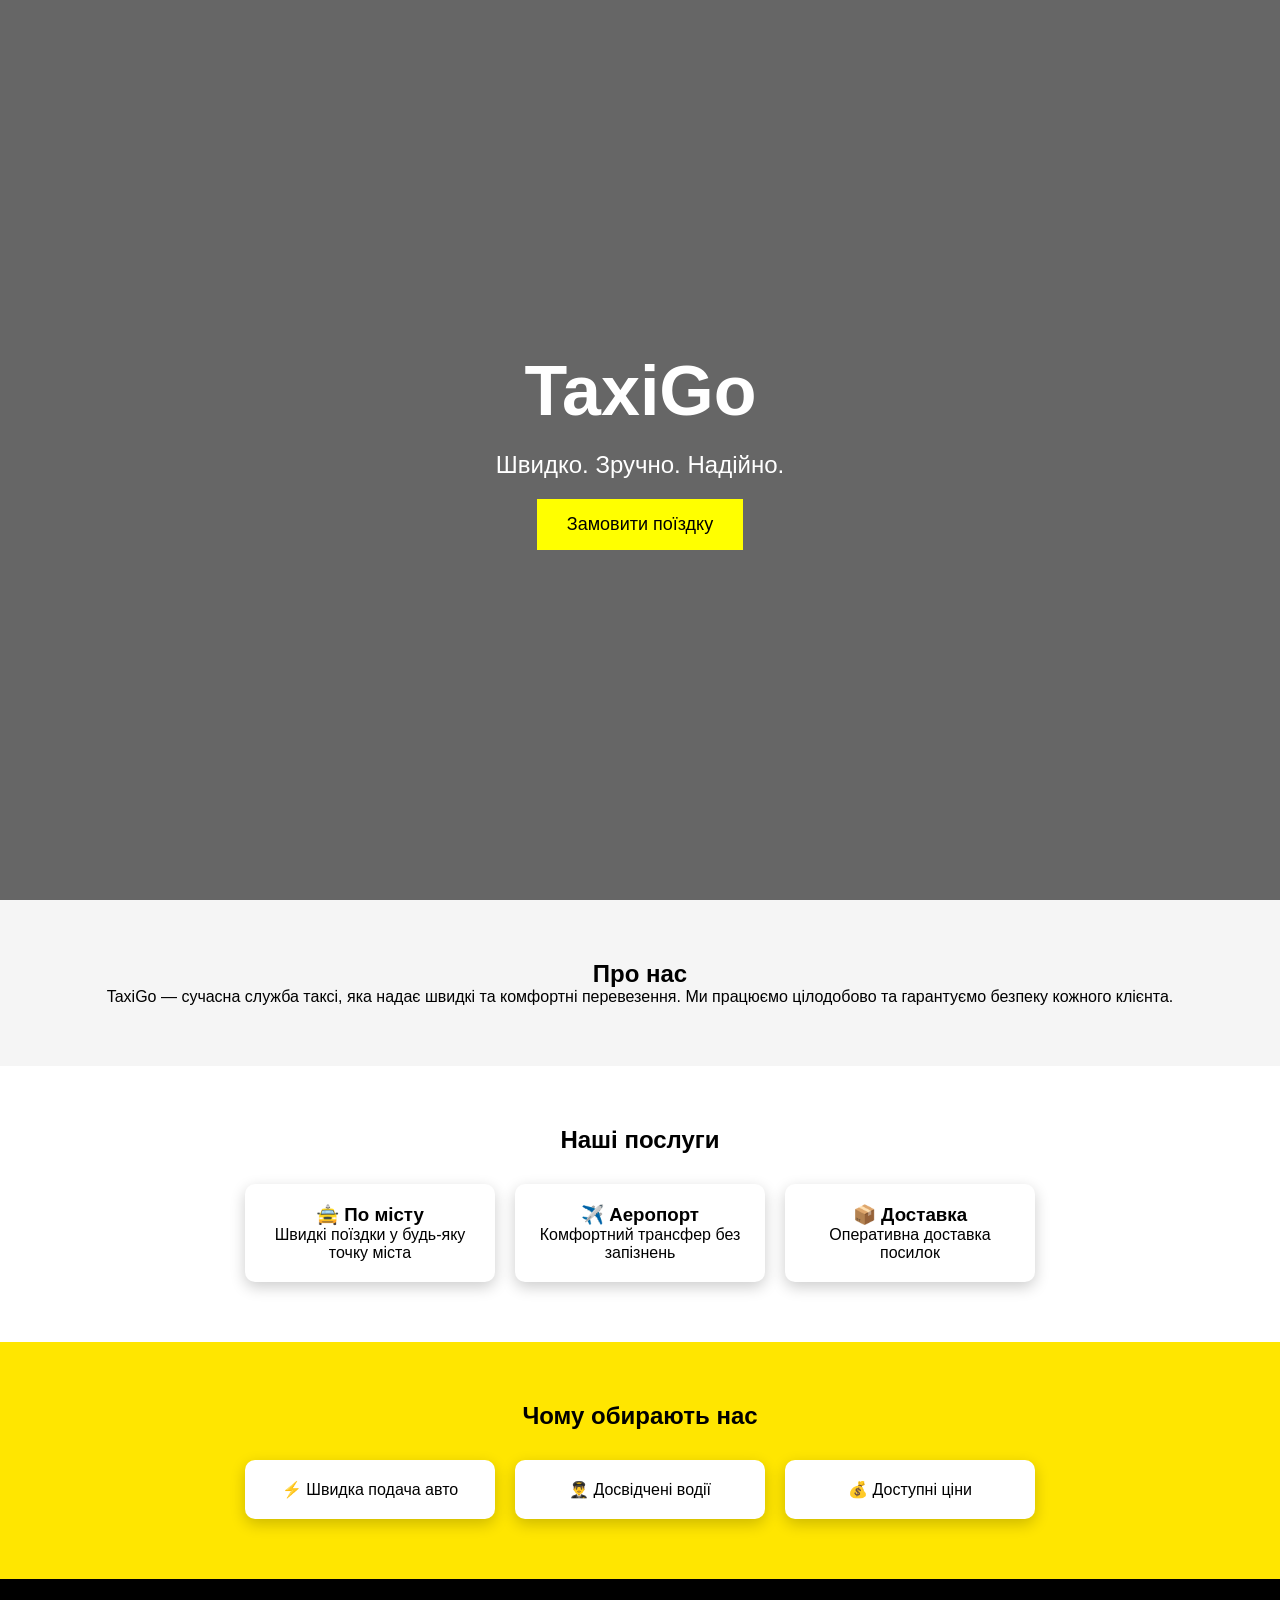
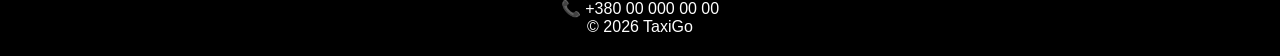
<file: TaxiGo/index.html>
<!DOCTYPE html>
<html lang="uk">
<head>
    <meta charset="UTF-8">
    <title>TaxiGo</title>
    <link rel="stylesheet" href="style.css">
</head>
<body>

<!-- ГОЛОВНИЙ ЕКРАН -->
<header class="hero">
    <div class="overlay">
        <h1>TaxiGo</h1>
        <p>Швидко. Зручно. Надійно.</p>
        <button>Замовити поїздку</button>
    </div>
</header>

<!-- ПРО НАС -->
<section class="about">
    <h2>Про нас</h2>
    <p>
        TaxiGo — сучасна служба таксі, яка надає швидкі та комфортні перевезення.
        Ми працюємо цілодобово та гарантуємо безпеку кожного клієнта.
    </p>
</section>

<!-- ПОСЛУГИ -->
<section class="services">
    <h2>Наші послуги</h2>
    <div class="cards">
        <div class="card">
            <h3>🚖 По місту</h3>
            <p>Швидкі поїздки у будь-яку точку міста</p>
        </div>
        <div class="card">
            <h3>✈️ Аеропорт</h3>
            <p>Комфортний трансфер без запізнень</p>
        </div>
        <div class="card">
            <h3>📦 Доставка</h3>
            <p>Оперативна доставка посилок</p>
        </div>
    </div>
</section>

<!-- ПЕРЕВАГИ -->
<section class="advantages">
    <h2>Чому обирають нас</h2>
    <div class="cards">
        <div class="card">⚡ Швидка подача авто</div>
        <div class="card">👨‍✈️ Досвідчені водії</div>
        <div class="card">💰 Доступні ціни</div>
    </div>
</section>

<!-- ФУТЕР -->
<footer>
    <p>📞 +380 00 000 00 00</p>
    <p>© 2026 TaxiGo</p>
</footer>

<!-- JS Анімація при скролі -->
<script>
const sections = document.querySelectorAll("section");

window.addEventListener("scroll", () => {
    const triggerBottom = window.innerHeight * 0.8;

    sections.forEach(section => {
        const boxTop = section.getBoundingClientRect().top;

        if (boxTop < triggerBottom) {
            section.style.opacity = 1;
            section.style.transform = "translateY(0)";
        }
    });
});
</script>

</body>
</html>
</file>
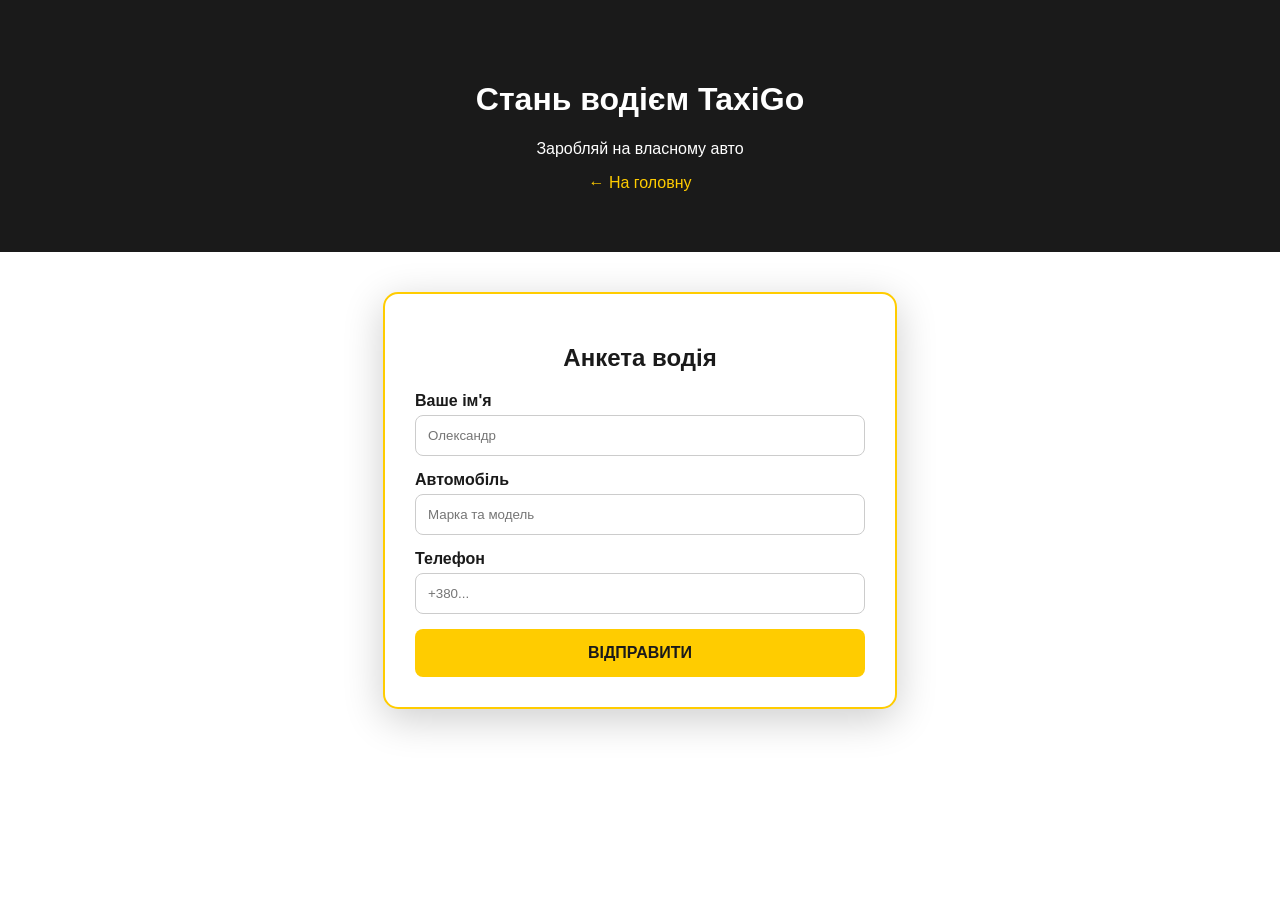
<file: drivers.html>
<!DOCTYPE html>
<html lang="uk">
<head>
    <meta charset="UTF-8">
    <title>Стати водієм — TaxiGo</title>
    <style>
        body { margin: 0; padding: 0; font-family: sans-serif; background-color: #ffffff !important; }
        .hero { 
            background: #1a1a1a; 
            color: white; 
            padding: 60px 20px; 
            text-align: center; 
        }
        .form-section { 
            display: flex; 
            justify-content: center; 
            padding: 40px 20px; 
            background-color: #ffffff; 
        }
       
        .driver-card { 
            background: #ffffff !important; 
            color: #1a1a1a !important; 
            padding: 30px; 
            border-radius: 15px; 
            box-shadow: 0 10px 40px rgba(0,0,0,0.2); 
            width: 100%; 
            max-width: 450px; 
            border: 2px solid #ffcc00; 
        }
        .input-box { margin-bottom: 15px; text-align: left; }
        .input-box label { display: block; font-weight: bold; margin-bottom: 5px; color: #1a1a1a !important; }
        .input-box input { 
            width: 100%; 
            padding: 12px; 
            border: 1px solid #ccc; 
            border-radius: 8px; 
            box-sizing: border-box; 
            background: #fff !important;
            color: #000 !important;
        }
        .yellow-btn { 
            background: #ffcc00; 
            color: #1a1a1a; 
            border: none; 
            width: 100%; 
            padding: 15px; 
            font-weight: bold; 
            border-radius: 8px; 
            cursor: pointer; 
            font-size: 16px;
        }
    </style>
</head>
<body>
    <header class="hero">
        <h1>Стань водієм TaxiGo</h1>
        <p>Заробляй на власному авто</p>
        <a href="index.html" style="color: #ffcc00; text-decoration: none;">← На головну</a>
    </header>

    <section class="form-section">
        <div class="driver-card">
            <h2 style="text-align: center;">Анкета водія</h2>
            <form>
                <div class="input-box">
                    <label>Ваше ім'я</label>
                    <input type="text" placeholder="Олександр" required>
                </div>
                <div class="input-box">
                    <label>Автомобіль</label>
                    <input type="text" placeholder="Марка та модель" required>
                </div>
                <div class="input-box">
                    <label>Телефон</label>
                    <input type="tel" placeholder="+380..." required>
                </div>
                <button type="submit" class="yellow-btn">ВІДПРАВИТИ</button>
            </form>
        </div>
    </section>
</body>
</html>
</file>
<file: TaxiGo/style.css>
/* СКИДАННЯ СТИЛІВ */
* {
    margin: 0;
    padding: 0;
    box-sizing: border-box;
}

/* ОСНОВА */
body {
    font-family: Arial, sans-serif;
}

/* HERO (ГОЛОВНИЙ ЕКРАН) */
.hero {
    height: 100vh;
    background: url('https://images.unsplash.com/photo-1503376780353-7e6692767b70') no-repeat center/cover;
    position: relative;
}

/* затемнення */
.overlay {
    background: rgba(0, 0, 0, 0.6);
    height: 100%;
    color: white;
    display: flex;
    flex-direction: column;
    justify-content: center;
    align-items: center;
}

/* текст */
.overlay h1 {
    font-size: 70px;
    animation: fadeIn 1.5s ease-in-out;
}

.overlay p {
    font-size: 24px;
    margin: 20px 0;
    animation: fadeIn 2s ease-in-out;
}

/* кнопка */
.overlay button {
    padding: 15px 30px;
    font-size: 18px;
    background: yellow;
    border: none;
    cursor: pointer;
    transition: 0.3s;
}

.overlay button:hover {
    background: black;
    color: yellow;
    transform: scale(1.1);
}

/* СЕКЦІЇ */
section {
    padding: 60px 20px;
    text-align: center;
    opacity: 0;
    transform: translateY(50px);
    transition: 0.8s;
}

/* блоки */
.about {
    background: #f5f5f5;
}

.services {
    background: white;
}

.advantages {
    background: #ffe600;
}

/* КАРТКИ */
.cards {
    display: flex;
    justify-content: center;
    gap: 20px;
    margin-top: 30px;
    flex-wrap: wrap;
}

.card {
    background: white;
    padding: 20px;
    width: 250px;
    border-radius: 10px;
    box-shadow: 0 5px 15px rgba(0,0,0,0.2);
    transition: 0.3s;
}

/* ефект при наведенні */
.card:hover {
    transform: translateY(-10px) scale(1.05);
    box-shadow: 0 10px 25px rgba(0,0,0,0.3);
}

/* ФУТЕР */
footer {
    background: black;
    color: white;
    text-align: center;
    padding: 20px;
}

/* ПЛАВНА АНІМАЦІЯ */
@keyframes fadeIn {
    from {
        opacity: 0;
        transform: translateY(30px);
    }
    to {
        opacity: 1;
        transform: translateY(0);
    }
}

/* ПЛАВНИЙ СКРОЛ */
html {
    scroll-behavior: smooth;
}
</file>
